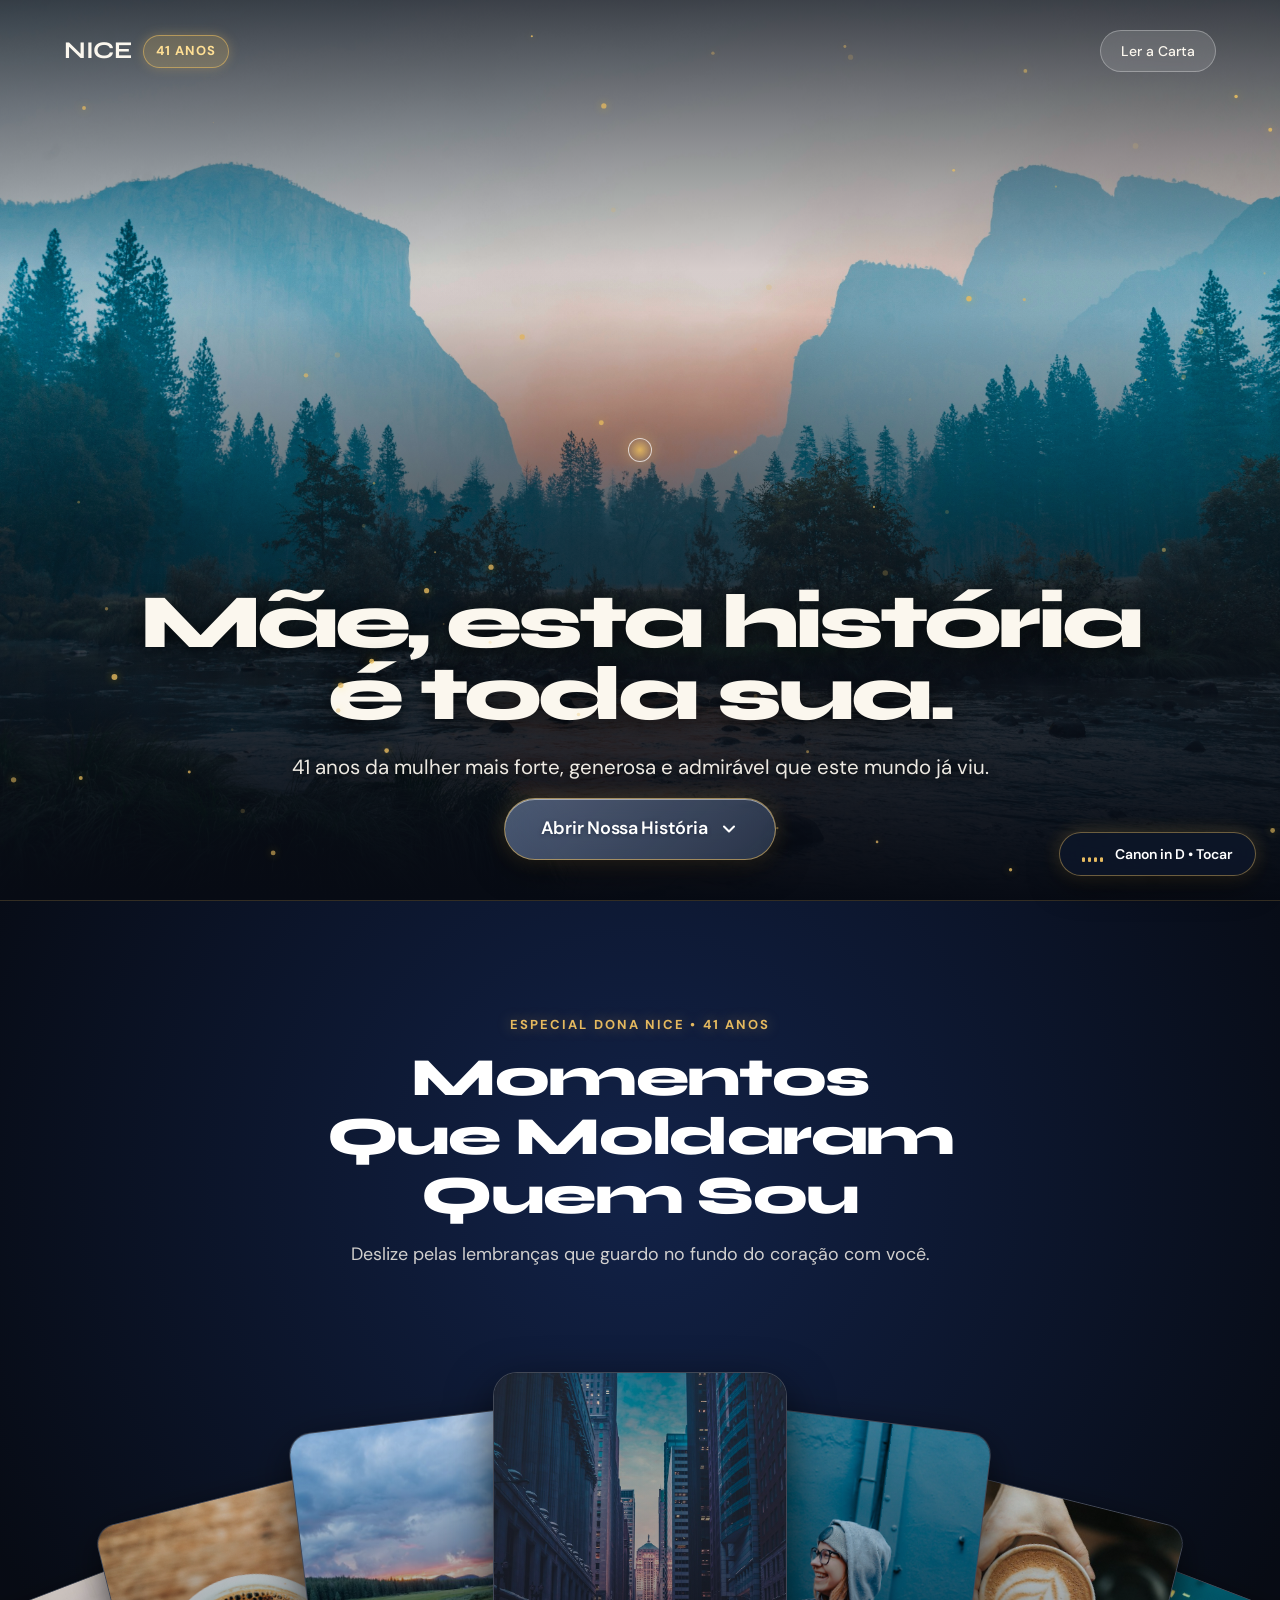
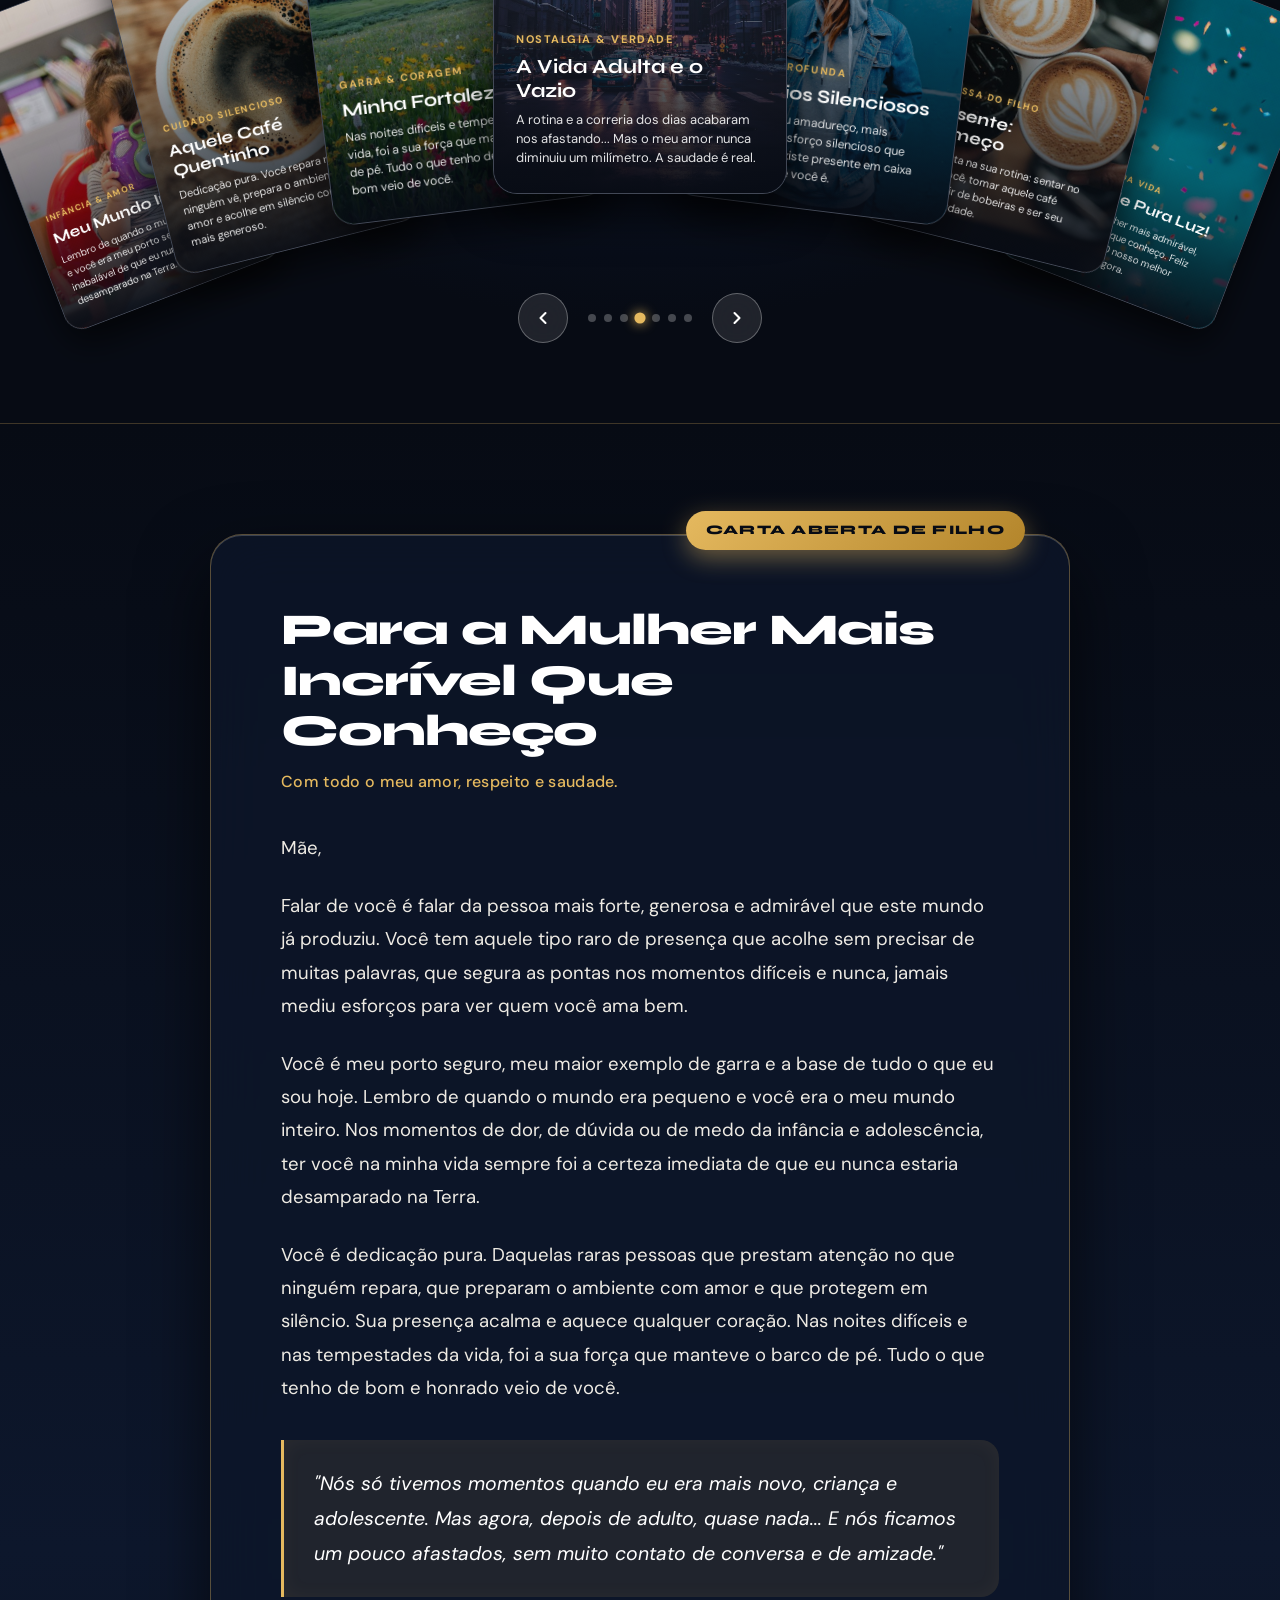
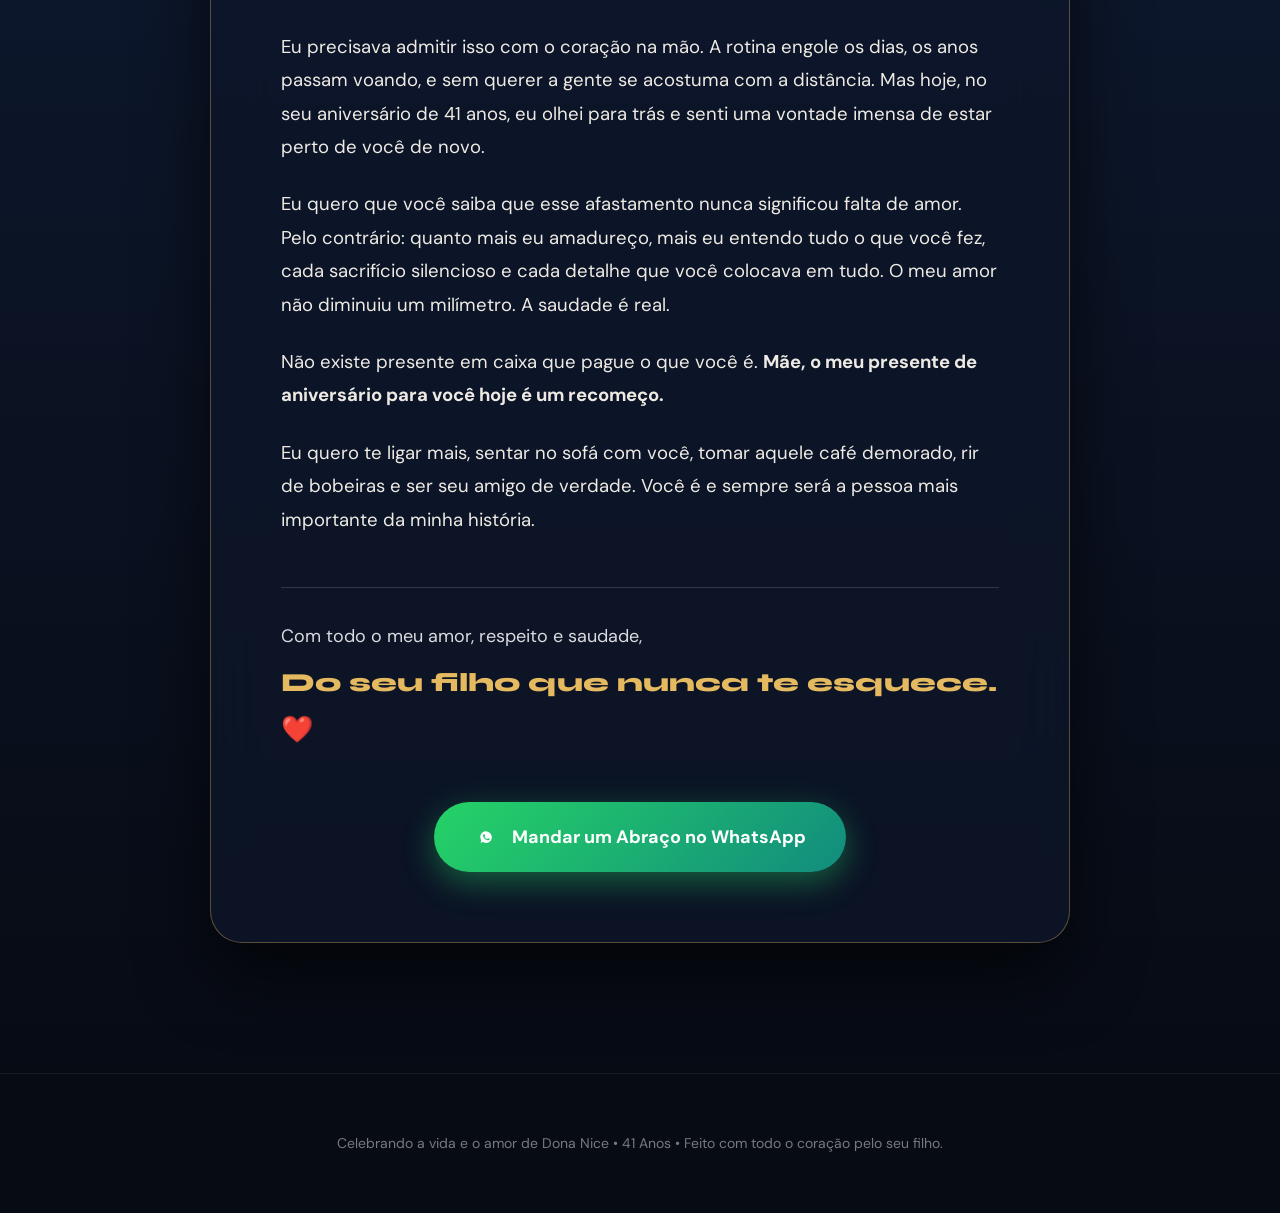
<file: index.html>
<!DOCTYPE html>
<html lang="pt-BR">
<head>
  <meta charset="UTF-8">
  <meta name="viewport" content="width=device-width, initial-scale=1.0">
  <meta name="description" content="Especial 41 Anos de Dona Nice • Uma Homenagem Cinematográfica de Amor, Gratidão e Recomeço.">
  <title>Dona Nice • 41 Anos de Uma História Inesquecível</title>

  <!-- Tipografias: Syne (700, 800) e DM Sans (400, 500, 700) -->
  <link rel="preconnect" href="https://fonts.googleapis.com">
  <link rel="preconnect" href="https://fonts.gstatic.com" crossorigin>
  <link href="https://fonts.googleapis.com/css2?family=DM+Sans:ital,opsz,wght@0,9..40,400;0,9..40,500;0,9..40,700;1,9..40,400&family=Syne:wght@700;800&display=swap" rel="stylesheet">

  <!-- Estilos da Homenagem -->
  <link rel="stylesheet" href="portal.css">
</head>
<body>
  <!-- Cursor Mágico Dourado (Desktop) -->
  <div id="custom-cursor" aria-hidden="true"></div>

  <!-- Canvas de Partículas Douradas Flutuantes (Efeito Mágico) -->
  <canvas id="magic-particles" aria-hidden="true"></canvas>

  <!-- Trilha Sonora Internacional Clássica: Canon in D (Pachelbel) -->
  <audio id="bg-music" src="musica.mp3" loop preload="auto"></audio>

  <!-- Botão Flutuante de Controle da Música -->
  <button class="music-toggle" id="music-btn" type="button" aria-label="Tocar música da homenagem">
    <span class="music-bars" aria-hidden="true">
      <span></span><span></span><span></span><span></span>
    </span>
    <span class="music-label" id="music-text">Canon in D • Tocar</span>
  </button>

  <main>
    <!-- ====================================================================
         ATO 1: A HERO MONUMENTAL (8K CINEMATOGRÁFICA)
         ==================================================================== -->
    <section class="center-track" id="portal">
      <div class="center-stage">
        <!-- Arte de Fundo 8K com Transição Suave -->
        <div class="center-art">
          <img
            src="assets/curated/hero_8k.jpg"
            alt="Paisagem monumental cinematográfica em 8K sob a luz dourada do amanhecer"
            fetchpriority="high"
          >
          <video
            src="portal.mp4"
            muted
            loop
            playsinline
            preload="auto"
            poster="assets/curated/hero_8k.jpg"
            aria-hidden="true"
          ></video>
        </div>

        <!-- Sombra sutil para contraste límpido -->
        <div class="center-shade"></div>

        <!-- Cabecera -->
        <header class="center-header">
          <a class="center-brand" href="#portal" aria-label="Início da Homenagem">
            NICE <span class="badge-age">41 ANOS</span>
          </a>
          <a class="center-explore" href="#carta">Ler a Carta</a>
        </header>

        <!-- Título H1 Monumental e Afetuoso -->
        <h1 class="center-title">Mãe, esta história<br>é toda sua.</h1>

        <!-- Coluna Centrada Inferior: Subtítulo e Botão de Ação -->
        <div class="center-bottom">
          <p>41 anos da mulher mais forte, generosa e admirável que este mundo já viu.</p>
          <a class="center-cta" href="#memorias">
            <span>Abrir Nossa História</span>
            <svg width="20" height="20" viewBox="0 0 24 24" fill="none" stroke="currentColor" stroke-width="2.5" stroke-linecap="round" stroke-linejoin="round" aria-hidden="true">
              <polyline points="6 9 12 15 18 9"></polyline>
            </svg>
          </a>
        </div>
      </div>
    </section>

    <!-- ====================================================================
         ATO 2: O LEQUE DE MEMÓRIAS (CARD FAN CAROUSEL)
         ==================================================================== -->
    <section class="fan-section" id="memorias">
      <div class="fan-header">
        <span class="fan-tag">Especial Dona Nice • 41 Anos</span>
        <h2 class="fan-title">Momentos Que Moldaram Quem Sou</h2>
        <p class="fan-subtitle">Deslize pelas lembranças que guardo no fundo do coração com você.</p>
      </div>

      <!-- Palco Interativo do Leque 3D -->
      <div class="fan-stage">
        <div class="fan-layout">
          <!-- Os 7 cards curados são posicionados dinamicamente via GSAP pelo portal.js -->
        </div>
      </div>

      <!-- Controles de Navegação do Leque -->
      <div class="fan-controls">
        <button class="fan-arrow fan-prev" type="button" aria-label="Lembrança anterior">
          <svg width="20" height="20" viewBox="0 0 24 24" fill="none" stroke="currentColor" stroke-width="2.5" stroke-linecap="round" stroke-linejoin="round">
            <polyline points="15 18 9 12 15 6"></polyline>
          </svg>
        </button>
        <div class="fan-dots" aria-hidden="true">
          <!-- Dots circulares gerados dinamicamente -->
        </div>
        <button class="fan-arrow fan-next" type="button" aria-label="Próxima lembrança">
          <svg width="20" height="20" viewBox="0 0 24 24" fill="none" stroke="currentColor" stroke-width="2.5" stroke-linecap="round" stroke-linejoin="round">
            <polyline points="9 18 15 12 9 6"></polyline>
          </svg>
        </button>
      </div>
    </section>

    <!-- ====================================================================
         ATO 3: A CARTA ABERTA DO FILHO (O PRESENTE DO RECOMEÇO)
         ==================================================================== -->
    <section class="letter-section" id="carta">
      <div class="letter-wrapper">
        <div class="letter-stamp">Carta Aberta de Filho</div>

        <div class="letter-header">
          <h2 class="letter-title">Para a Mulher Mais Incrível Que Conheço</h2>
          <p class="letter-subtitle">Com todo o meu amor, respeito e saudade.</p>
        </div>

        <div class="letter-body">
          <p>
            Mãe,
          </p>

          <p>
            Falar de você é falar da pessoa mais forte, generosa e admirável que este mundo já produziu. Você tem aquele tipo raro de presença que acolhe sem precisar de muitas palavras, que segura as pontas nos momentos difíceis e nunca, jamais mediu esforços para ver quem você ama bem.
          </p>

          <p>
            Você é meu porto seguro, meu maior exemplo de garra e a base de tudo o que eu sou hoje. Lembro de quando o mundo era pequeno e você era o meu mundo inteiro. Nos momentos de dor, de dúvida ou de medo da infância e adolescência, ter você na minha vida sempre foi a certeza imediata de que eu nunca estaria desamparado na Terra.
          </p>

          <p>
            Você é dedicação pura. Daquelas raras pessoas que prestam atenção no que ninguém repara, que preparam o ambiente com amor e que protegem em silêncio. Sua presença acalma e aquece qualquer coração. Nas noites difíceis e nas tempestades da vida, foi a sua força que manteve o barco de pé. Tudo o que tenho de bom e honrado veio de você.
          </p>

          <div class="letter-highlight">
            "Nós só tivemos momentos quando eu era mais novo, criança e adolescente. Mas agora, depois de adulto, quase nada... E nós ficamos um pouco afastados, sem muito contato de conversa e de amizade."
          </div>

          <p>
            Eu precisava admitir isso com o coração na mão. A rotina engole os dias, os anos passam voando, e sem querer a gente se acostuma com a distância. Mas hoje, no seu aniversário de 41 anos, eu olhei para trás e senti uma vontade imensa de estar perto de você de novo.
          </p>

          <p>
            Eu quero que você saiba que esse afastamento nunca significou falta de amor. Pelo contrário: quanto mais eu amadureço, mais eu entendo tudo o que você fez, cada sacrifício silencioso e cada detalhe que você colocava em tudo. O meu amor não diminuiu um milímetro. A saudade é real.
          </p>

          <p>
            Não existe presente em caixa que pague o que você é. <strong>Mãe, o meu presente de aniversário para você hoje é um recomeço.</strong>
          </p>

          <p>
            Eu quero te ligar mais, sentar no sofá com você, tomar aquele café demorado, rir de bobeiras e ser seu amigo de verdade. Você é e sempre será a pessoa mais importante da minha história.
          </p>

          <div class="letter-signature">
            <span class="letter-signature-text">Com todo o meu amor, respeito e saudade,</span>
            <span class="letter-signature-author">Do seu filho que nunca te esquece. ❤️</span>
          </div>

          <div class="letter-action">
            <a class="btn-whatsapp" href="https://api.whatsapp.com/send?text=Meu%20filho,%20acabei%20de%20ver%20a%20sua%20homenagem...%20Te%20amo%20muito!%20%E2%9D%A4%EF%B8%8F" target="_blank" rel="noopener noreferrer">
              <svg viewBox="0 0 24 24" aria-hidden="true">
                <path d="M12.031 6.172c-3.181 0-5.767 2.586-5.768 5.766-.001 1.298.38 2.27 1.019 3.287l-.711 2.598 2.669-.699c.969.586 1.889.92 2.791.92 3.182 0 5.768-2.587 5.768-5.766.001-3.187-2.575-5.77-5.768-5.771zm3.392 8.244c-.144.405-.837.774-1.17.824-.312.045-.634.075-1.956-.472-1.587-.655-2.612-2.26-2.693-2.368-.08-.109-.646-.859-.646-1.638 0-.779.408-1.163.553-1.32.145-.157.319-.196.427-.196.108 0 .216.001.311.006.1.006.234-.038.366.28.139.336.474 1.157.516 1.242.042.085.07.185.014.296-.056.111-.084.18-.168.278-.084.098-.177.219-.253.294-.085.085-.173.178-.074.348.098.17.439.723.942 1.171.647.576 1.192.754 1.362.839.17.085.27.071.37-.043.101-.114.432-.504.547-.676.115-.172.23-.143.388-.085.158.058 1.004.474 1.177.56.173.086.288.129.331.201.043.072.043.417-.101.822z"/>
              </svg>
              <span>Mandar um Abraço no WhatsApp</span>
            </a>
          </div>
        </div>
      </div>
    </section>

    <!-- Rodapé -->
    <footer class="homenagem-footer">
      <p>Celebrando a vida e o amor de Dona Nice • 41 Anos • Feito com todo o coração pelo seu filho.</p>
    </footer>
  </main>

  <!-- Biblioteca GSAP Local para animações elásticas do Leque -->
  <script src="gsap.min.js"></script>

  <!-- Script da Homenagem -->
  <script src="portal.js"></script>
</body>
</html>
</file>
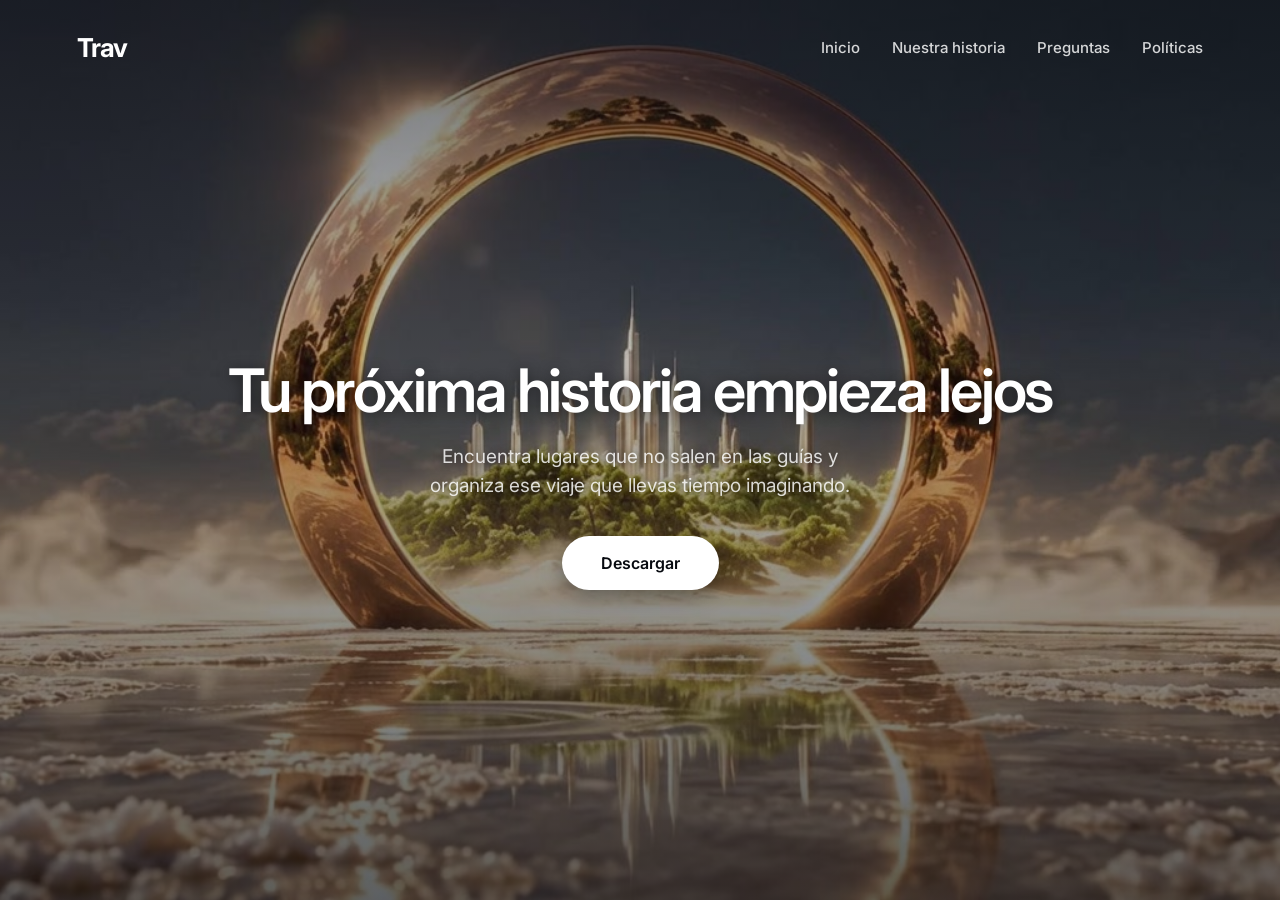
<file: travel.html>
<!DOCTYPE html>
<html lang="es">
<head>
  <meta charset="UTF-8">
  <meta name="viewport" content="width=device-width, initial-scale=1.0">
  <meta name="description" content="Trav — Tu próxima historia empieza lejos. Encuentra lugares que no salen en las guías.">
  <title>Trav — Tu próxima historia empieza lejos</title>

  <!-- Tipografía: Inter -->
  <link rel="preconnect" href="https://fonts.googleapis.com">
  <link rel="preconnect" href="https://fonts.gstatic.com" crossorigin>
  <link rel="stylesheet" href="https://fonts.googleapis.com/css2?family=Inter:wght@300;400;500;600;700;800;900&display=swap">

  <!-- Estilos de la hero de viajes -->
  <link rel="stylesheet" href="travel.css">
</head>
<body>
  <main>
    <!-- Única hero de viajes Trav a pantalla completa -->
    <section class="trav-hero" id="hero-trav">
      <!-- Video de fondo a pantalla completa y fotograma estático -->
      <div class="trav-media">
        <img
          src="trav-poster.jpg"
          alt="Anillo dorado monumental sobre el agua reflejando una ciudad en el horizonte"
          fetchpriority="high"
        >
        <video
          src="travel.mp4"
          poster="trav-poster.jpg"
          autoplay
          muted
          loop
          playsinline
          preload="auto"
          aria-hidden="true"
        ></video>
      </div>

      <!-- Capa oscura suave -->
      <div class="trav-overlay"></div>

      <!-- Cabecera: Marca Trav arriba a la izquierda; enlaces arriba a la derecha -->
      <header class="trav-header">
        <a class="trav-brand" href="#hero-trav" aria-label="Trav Inicio">Trav</a>

        <!-- Botón menú para móvil accesible -->
        <button
          class="trav-menu-toggle"
          type="button"
          aria-expanded="false"
          aria-controls="trav-menu"
          aria-label="Abrir menú de navegación"
        >
          <span class="trav-menu-icon" aria-hidden="true">
            <span></span>
            <span></span>
            <span></span>
          </span>
          <span>Menú</span>
        </button>

        <!-- Navegación -->
        <nav class="trav-nav" id="trav-menu" aria-label="Navegación principal">
          <a class="trav-nav-link" href="index.html" title="Regresar al Portal">Inicio</a>
          <a class="trav-nav-link" href="#historia">Nuestra historia</a>
          <a class="trav-nav-link" href="#preguntas">Preguntas</a>
          <a class="trav-nav-link" href="#politicas">Políticas</a>
        </nav>
      </header>

      <!-- Contenido central: Título, subtítulo y botón Descargar -->
      <div class="trav-content">
        <h1 class="trav-title animate-fade-up delay-1">Tu próxima historia empieza lejos</h1>
        <p class="trav-subtitle animate-fade-up delay-2">
          Encuentra lugares que no salen en las guías y organiza ese viaje que llevas tiempo imaginando.
        </p>
        <div class="animate-fade-up delay-3">
          <button class="trav-btn-download" type="button">Descargar</button>
        </div>
      </div>

      <!-- Espaciador inferior para equilibrio visual -->
      <div class="trav-footer-spacer" aria-hidden="true"></div>
    </section>
  </main>

  <!-- Script interactivo de Trav -->
  <script src="travel.js"></script>
</body>
</html>
</file>
<file: portal.css>
/* ==========================================================================
   HOMENAGEM ESPECIAL • DONA NICE (41 ANOS)
   Estilos Aprimorados: Imagem 8K, Efeitos Mágicos, Cursor Dourado e GSAP Fan
   ========================================================================== */

:root {
  --portal-fg: #fbf7ee;
  --portal-bg: #070b14;
  --gold-accent: #e5b95f;
  --gold-glow: rgba(229, 185, 95, 0.45);
  --font-heading: 'Syne', -apple-system, BlinkMacSystemFont, 'Segoe UI', Roboto, sans-serif;
  --font-text: 'DM Sans', 'Inter', -apple-system, BlinkMacSystemFont, 'Segoe UI', Roboto, sans-serif;
}

*, *::before, *::after {
  box-sizing: border-box;
}

html {
  scroll-behavior: smooth;
}

body {
  margin: 0;
  padding: 0;
  width: 100%;
  background-color: #070b14;
  color: var(--portal-fg);
  font-family: var(--font-text);
  overflow-x: hidden;
  line-height: 1.6;
}

/* ==========================================================================
   CURSOR PERSONALIZADO DOURADO & TOUCH RIPPLE
   ========================================================================== */

#custom-cursor {
  position: fixed;
  top: -12px;
  left: -12px;
  width: 24px;
  height: 24px;
  border-radius: 50%;
  background: radial-gradient(circle, rgba(229, 185, 95, 0.9) 0%, rgba(229, 185, 95, 0.15) 70%, transparent 100%);
  border: 1.5px solid rgba(255, 255, 255, 0.7);
  box-shadow: 0 0 16px var(--gold-glow);
  pointer-events: none;
  z-index: 99999;
  transition: transform 0.2s cubic-bezier(0.16, 1, 0.3, 1), background 0.2s ease, width 0.2s ease, height 0.2s ease;
  display: none;
}

#custom-cursor.is-hovering {
  transform: scale(2.2);
  background: radial-gradient(circle, rgba(229, 185, 95, 0.5) 0%, rgba(229, 185, 95, 0.1) 80%, transparent 100%);
  border-color: #ffffff;
  box-shadow: 0 0 24px var(--gold-glow);
}

.touch-ripple {
  position: fixed;
  width: 20px;
  height: 20px;
  border-radius: 50%;
  background: radial-gradient(circle, rgba(229, 185, 95, 0.7) 0%, transparent 70%);
  transform: translate(-50%, -50%) scale(1);
  pointer-events: none;
  z-index: 9999;
  animation: rippleAnim 0.65s cubic-bezier(0.16, 1, 0.3, 1) forwards;
}

@keyframes rippleAnim {
  to {
    transform: translate(-50%, -50%) scale(4.5);
    opacity: 0;
  }
}

/* ==========================================================================
   ATO 1: A HERO MONUMENTAL (8K CINEMATOGRÁFICA)
   ========================================================================== */

.center-track {
  position: relative;
  width: 100%;
  min-height: 100svh;
  color: var(--portal-fg);
}

.center-stage {
  position: relative;
  width: 100%;
  height: 100svh;
  min-height: 600px;
  overflow: hidden;
  isolation: isolate;
  background: #091a42;
  display: flex;
  flex-direction: column;
}

.center-art {
  position: absolute;
  inset: 0;
  z-index: 1;
}

.center-art img,
.center-art video {
  position: absolute;
  inset: 0;
  width: 100%;
  height: 100%;
  object-fit: cover;
  object-position: center 40%;
}

.center-art img {
  opacity: 1;
  transition: opacity 0.8s ease;
}

.center-art video {
  opacity: 0;
  transition: opacity 0.8s ease;
}

.has-film .center-art video {
  opacity: 1;
}

.has-film .center-art img {
  opacity: 0;
}

.center-shade {
  position: absolute;
  inset: 0;
  z-index: 2;
  background: linear-gradient(0deg, #070b14 0%, rgba(7, 11, 20, 0.65) 40%, transparent 70%),
              linear-gradient(180deg, rgba(7, 11, 20, 0.75) 0%, transparent 35%);
  pointer-events: none;
}

/* Cabecera */
.center-header {
  position: absolute;
  top: 0;
  left: 0;
  right: 0;
  padding: 30px 5%;
  display: flex;
  justify-content: space-between;
  align-items: center;
  z-index: 10;
}

.center-brand {
  font-family: var(--font-heading);
  font-weight: 700;
  font-size: 24px;
  letter-spacing: -0.02em;
  color: var(--portal-fg);
  text-decoration: none;
  display: flex;
  align-items: center;
  gap: 12px;
}

.center-brand span.badge-age {
  font-family: var(--font-text);
  font-size: 13px;
  font-weight: 700;
  letter-spacing: 0.08em;
  padding: 5px 12px;
  border-radius: 999px;
  background: rgba(229, 185, 95, 0.22);
  border: 1px solid rgba(229, 185, 95, 0.6);
  color: #ffdf94;
  box-shadow: 0 0 12px rgba(229, 185, 95, 0.3);
}

.center-explore {
  border: 1px solid rgba(255, 255, 255, 0.3);
  background: rgba(255, 255, 255, 0.12);
  backdrop-filter: blur(14px);
  -webkit-backdrop-filter: blur(14px);
  color: var(--portal-fg);
  font-family: var(--font-text);
  font-weight: 500;
  font-size: 14px;
  padding: 9px 20px;
  border-radius: 999px;
  cursor: pointer;
  text-decoration: none;
  transition: all 0.25s ease;
}

.center-explore:hover {
  background: rgba(255, 255, 255, 0.25);
  border-color: rgba(255, 255, 255, 0.7);
  transform: translateY(-1px);
}

/* Título H1 */
.center-title {
  position: absolute;
  left: 4%;
  right: 4%;
  bottom: 170px;
  text-align: center;
  font-family: var(--font-heading);
  font-weight: 800;
  font-size: clamp(48px, 6vw, 102px);
  line-height: 0.94;
  letter-spacing: -0.05em;
  margin: 0;
  color: var(--portal-fg);
  z-index: 5;
  text-wrap: balance;
  text-shadow: 0 4px 24px rgba(0, 0, 0, 0.7);
  pointer-events: none;
}

/* Coluna Inferior */
.center-bottom {
  position: absolute;
  bottom: 40px;
  left: 24px;
  right: 24px;
  display: flex;
  flex-direction: column;
  align-items: center;
  gap: 16px;
  z-index: 6;
}

.center-bottom p {
  font-family: var(--font-text);
  font-weight: 400;
  font-size: clamp(18px, 1.6vw, 23px);
  line-height: 1.35;
  text-align: center;
  margin: 0;
  color: rgba(251, 247, 238, 0.94);
  text-wrap: balance;
  text-shadow: 0 2px 12px rgba(0, 0, 0, 0.8);
}

/* Botão de Cristal com Brilho Dourado */
.center-cta {
  min-width: 240px;
  height: 62px;
  padding: 0 36px;
  display: inline-flex;
  justify-content: center;
  align-items: center;
  gap: 12px;
  text-align: center;
  border-radius: 999px;
  border: 1px solid rgba(229, 185, 95, 0.6);
  background: linear-gradient(135deg, rgba(255, 255, 255, 0.25), rgba(229, 185, 95, 0.12)), rgba(18, 48, 105, 0.55);
  color: #ffffff;
  font-family: var(--font-text);
  font-weight: 600;
  font-size: 18px;
  line-height: 1.2;
  letter-spacing: -0.015em;
  backdrop-filter: blur(18px) saturate(145%);
  -webkit-backdrop-filter: blur(18px) saturate(145%);
  box-shadow: inset 0 1px 0 rgba(255, 255, 255, 0.5),
              0 10px 32px rgba(0, 0, 0, 0.5),
              0 0 20px rgba(229, 185, 95, 0.25);
  text-shadow: 0 1px 4px rgba(4, 14, 34, 0.4);
  cursor: pointer;
  text-decoration: none;
  transition: all 0.25s ease;
}

.center-cta:hover {
  background: linear-gradient(135deg, rgba(255, 255, 255, 0.35), rgba(229, 185, 95, 0.22)), rgba(18, 48, 105, 0.7);
  box-shadow: inset 0 1px 0 rgba(255, 255, 255, 0.7),
              0 14px 42px rgba(0, 0, 0, 0.6),
              0 0 30px rgba(229, 185, 95, 0.45);
  transform: translateY(-2px);
}

/* ==========================================================================
   ATO 2: O LEQUE DE MEMÓRIAS (CARD FAN CAROUSEL APRIMORADO)
   ========================================================================== */

.fan-section {
  position: relative;
  width: 100%;
  min-height: 100svh;
  padding: 110px 24px 80px 24px;
  display: flex;
  flex-direction: column;
  align-items: center;
  justify-content: center;
  background: radial-gradient(circle at 50% 25%, #122248 0%, #070b14 70%);
  overflow: hidden;
  border-top: 1px solid rgba(229, 185, 95, 0.2);
}

.fan-header {
  text-align: center;
  max-width: 800px;
  margin-bottom: 30px;
  z-index: 5;
}

.fan-tag {
  display: inline-block;
  font-size: 13px;
  font-weight: 700;
  text-transform: uppercase;
  letter-spacing: 0.16em;
  color: var(--gold-accent);
  margin-bottom: 12px;
  text-shadow: 0 0 14px var(--gold-glow);
}

.fan-title {
  font-family: var(--font-heading);
  font-size: clamp(34px, 4.2vw, 56px);
  font-weight: 800;
  line-height: 1.1;
  letter-spacing: -0.03em;
  margin: 0 0 16px 0;
  color: #ffffff;
  text-wrap: balance;
}

.fan-subtitle {
  font-size: clamp(16px, 1.4vw, 19px);
  color: rgba(251, 247, 238, 0.82);
  margin: 0;
  line-height: 1.5;
}

.fan-stage {
  position: relative;
  width: 100%;
  max-width: 1200px;
  height: 530px;
  display: flex;
  align-items: center;
  justify-content: center;
  margin: 20px 0;
  perspective: 1200px;
}

.fan-layout {
  position: relative;
  width: 100%;
  height: 100%;
  display: flex;
  align-items: center;
  justify-content: center;
}

/* Cada Carta do Leque */
.fan-card {
  position: absolute;
  width: clamp(240px, 23vw, 310px);
  height: clamp(350px, 33vw, 440px);
  border-radius: 24px;
  overflow: hidden;
  box-shadow: 0 18px 46px rgba(0, 0, 0, 0.7);
  border: 1px solid rgba(255, 255, 255, 0.22);
  background: #0d1526;
  cursor: pointer;
  will-change: transform, opacity;
  transform-origin: center 85%;
  transition: box-shadow 0.3s ease, border-color 0.3s ease;
  user-select: none;
}

.fan-card:hover {
  box-shadow: 0 26px 54px rgba(229, 185, 95, 0.3), 0 0 24px rgba(255, 255, 255, 0.2);
  border-color: rgba(229, 185, 95, 0.6);
}

.fan-card img {
  position: absolute;
  inset: 0;
  width: 100%;
  height: 100%;
  object-fit: cover;
  pointer-events: none;
}

.fan-card-shade {
  position: absolute;
  inset: 0;
  background: linear-gradient(180deg, rgba(7, 11, 20, 0.05) 0%, rgba(7, 11, 20, 0.35) 45%, rgba(7, 11, 20, 0.96) 100%);
  display: flex;
  flex-direction: column;
  justify-content: flex-end;
  padding: 26px 22px;
  box-sizing: border-box;
}

.fan-card-tag {
  display: inline-block;
  font-size: 11px;
  font-weight: 700;
  letter-spacing: 0.14em;
  text-transform: uppercase;
  color: var(--gold-accent);
  margin-bottom: 6px;
  text-shadow: 0 0 8px rgba(229, 185, 95, 0.4);
}

.fan-card-title {
  font-family: var(--font-heading);
  font-size: 20px;
  font-weight: 700;
  line-height: 1.2;
  margin: 0 0 8px 0;
  color: #ffffff;
}

.fan-card-desc {
  font-size: 13px;
  line-height: 1.45;
  color: rgba(255, 255, 255, 0.88);
  margin: 0;
}

/* Controles */
.fan-controls {
  display: flex;
  align-items: center;
  justify-content: center;
  gap: 20px;
  margin-top: 25px;
  z-index: 10;
}

.fan-arrow {
  width: 50px;
  height: 50px;
  border-radius: 50%;
  border: 1px solid rgba(255, 255, 255, 0.3);
  background: rgba(255, 255, 255, 0.1);
  backdrop-filter: blur(14px);
  -webkit-backdrop-filter: blur(14px);
  color: #ffffff;
  display: flex;
  align-items: center;
  justify-content: center;
  cursor: pointer;
  transition: all 0.25s ease;
  outline: none;
}

.fan-arrow:hover {
  background: rgba(229, 185, 95, 0.25);
  border-color: rgba(229, 185, 95, 0.8);
  transform: scale(1.1);
}

.fan-dots {
  display: flex;
  align-items: center;
  gap: 8px;
}

.fan-dot {
  width: 8px;
  height: 8px;
  border-radius: 50%;
  background: rgba(255, 255, 255, 0.25);
  cursor: pointer;
  transition: all 0.3s ease;
}

.fan-dot.active {
  background: var(--gold-accent);
  transform: scale(1.4);
  box-shadow: 0 0 8px var(--gold-accent);
}

/* ==========================================================================
   ATO 3: A CARTA ABERTA DO FILHO (DESIGN EDITORIAL REFINADO)
   ========================================================================== */

.letter-section {
  position: relative;
  width: 100%;
  padding: 110px 24px 130px 24px;
  display: flex;
  flex-direction: column;
  align-items: center;
  background: linear-gradient(180deg, #070b14 0%, #0d172c 50%, #070b14 100%);
  border-top: 1px solid rgba(229, 185, 95, 0.25);
}

.letter-wrapper {
  width: 100%;
  max-width: 860px;
  background: rgba(13, 22, 42, 0.78);
  backdrop-filter: blur(28px);
  -webkit-backdrop-filter: blur(28px);
  border: 1px solid rgba(229, 185, 95, 0.35);
  border-radius: 32px;
  padding: clamp(34px, 6vw, 70px);
  box-shadow: 0 30px 70px rgba(0, 0, 0, 0.65), inset 0 1px 0 rgba(255, 255, 255, 0.2);
  position: relative;
}

.letter-stamp {
  position: absolute;
  top: -24px;
  right: 44px;
  background: linear-gradient(135deg, #e5b95f, #b3852b);
  color: #070b14;
  font-family: var(--font-heading);
  font-size: 13px;
  font-weight: 800;
  letter-spacing: 0.1em;
  text-transform: uppercase;
  padding: 9px 20px;
  border-radius: 999px;
  box-shadow: 0 8px 24px rgba(229, 185, 95, 0.45);
}

.letter-header {
  margin-bottom: 38px;
}

.letter-title {
  font-family: var(--font-heading);
  font-size: clamp(28px, 3.8vw, 44px);
  font-weight: 800;
  line-height: 1.15;
  letter-spacing: -0.025em;
  color: #ffffff;
  margin: 0 0 12px 0;
}

.letter-subtitle {
  font-size: 16px;
  color: var(--gold-accent);
  margin: 0;
  font-weight: 500;
  letter-spacing: 0.02em;
}

.letter-body {
  font-size: clamp(17px, 1.45vw, 20px);
  line-height: 1.8;
  color: rgba(251, 247, 238, 0.95);
  font-weight: 400;
}

.letter-body p {
  margin: 0 0 24px 0;
}

.letter-highlight {
  position: relative;
  padding: 26px 30px;
  margin: 34px 0;
  border-left: 3px solid var(--gold-accent);
  background: rgba(229, 185, 95, 0.09);
  border-radius: 0 18px 18px 0;
  font-style: italic;
  font-size: 1.05em;
  color: #ffffff;
  box-shadow: inset 0 0 20px rgba(229, 185, 95, 0.05);
}

.letter-signature {
  margin-top: 50px;
  padding-top: 32px;
  border-top: 1px solid rgba(255, 255, 255, 0.15);
  display: flex;
  flex-direction: column;
  gap: 8px;
}

.letter-signature-text {
  font-size: 18px;
  color: rgba(255, 255, 255, 0.85);
}

.letter-signature-author {
  font-family: var(--font-heading);
  font-size: 26px;
  font-weight: 800;
  color: var(--gold-accent);
  display: flex;
  align-items: center;
  gap: 12px;
}

/* Botão de WhatsApp */
.letter-action {
  margin-top: 48px;
  display: flex;
  flex-direction: column;
  align-items: center;
  gap: 16px;
}

.btn-whatsapp {
  display: inline-flex;
  align-items: center;
  justify-content: center;
  gap: 14px;
  background: linear-gradient(135deg, #25d366, #128c7e);
  color: #ffffff;
  font-size: 18px;
  font-weight: 700;
  padding: 19px 40px;
  border-radius: 999px;
  text-decoration: none;
  box-shadow: 0 10px 32px rgba(37, 211, 102, 0.4);
  transition: all 0.25s ease;
}

.btn-whatsapp:hover {
  transform: translateY(-2px);
  box-shadow: 0 16px 44px rgba(37, 211, 102, 0.55);
  filter: brightness(1.08);
}

.btn-whatsapp svg {
  width: 24px;
  height: 24px;
  fill: currentColor;
}

/* ==========================================================================
   PARTÍCULAS & MÚSICA
   ========================================================================== */

#magic-particles {
  position: fixed;
  inset: 0;
  width: 100vw;
  height: 100vh;
  pointer-events: none;
  z-index: 3;
}

.music-toggle {
  position: fixed;
  bottom: 24px;
  right: 24px;
  z-index: 999;
  display: inline-flex;
  align-items: center;
  gap: 12px;
  background: rgba(13, 22, 40, 0.88);
  backdrop-filter: blur(20px);
  -webkit-backdrop-filter: blur(20px);
  border: 1px solid rgba(229, 185, 95, 0.45);
  color: #ffffff;
  padding: 12px 22px;
  border-radius: 999px;
  font-family: var(--font-text);
  font-size: 14px;
  font-weight: 600;
  cursor: pointer;
  box-shadow: 0 10px 30px rgba(0, 0, 0, 0.5), 0 0 18px rgba(229, 185, 95, 0.25);
  transition: all 0.25s ease;
  outline: none;
}

.music-toggle:hover {
  background: rgba(22, 38, 70, 0.98);
  border-color: rgba(229, 185, 95, 0.9);
  transform: translateY(-2px);
  box-shadow: 0 14px 40px rgba(0, 0, 0, 0.6), 0 0 26px rgba(229, 185, 95, 0.45);
}

.music-bars {
  display: inline-flex;
  align-items: flex-end;
  gap: 3px;
  height: 16px;
}

.music-bars span {
  width: 3px;
  height: 100%;
  background: var(--gold-accent);
  border-radius: 2px;
  transform-origin: bottom;
  transform: scaleY(0.3);
  transition: transform 0.2s ease;
}

.music-toggle.is-playing .music-bars span:nth-child(1) {
  animation: musicBar 0.8s ease-in-out infinite alternate;
}
.music-toggle.is-playing .music-bars span:nth-child(2) {
  animation: musicBar 1.1s ease-in-out infinite alternate 0.2s;
}
.music-toggle.is-playing .music-bars span:nth-child(3) {
  animation: musicBar 0.7s ease-in-out infinite alternate 0.4s;
}
.music-toggle.is-playing .music-bars span:nth-child(4) {
  animation: musicBar 0.9s ease-in-out infinite alternate 0.1s;
}

@keyframes musicBar {
  0% { transform: scaleY(0.25); }
  100% { transform: scaleY(1); }
}

.homenagem-footer {
  text-align: center;
  padding: 44px 24px;
  color: rgba(255, 255, 255, 0.45);
  font-size: 14px;
  border-top: 1px solid rgba(255, 255, 255, 0.06);
}

/* ==========================================================================
   RESPONSIVO MÓVEL
   ========================================================================== */

@media (max-width: 768px) {
  .center-title {
    font-size: clamp(38px, 10vw, 64px);
    bottom: 180px;
  }

  .center-bottom p {
    font-size: 17px;
    max-width: 330px;
  }

  .center-cta {
    min-height: 58px;
    font-size: 17px;
    padding: 0 28px;
    width: 100%;
    max-width: 290px;
  }

  .fan-stage {
    height: 450px;
  }

  .fan-card {
    width: 225px;
    height: 330px;
  }

  .letter-wrapper {
    padding: 30px 22px;
    border-radius: 24px;
  }

  .letter-stamp {
    position: static;
    display: inline-block;
    margin-bottom: 20px;
  }

  .music-toggle {
    bottom: 18px;
    right: 18px;
    padding: 10px 18px;
    font-size: 13px;
  }
}
</file>
<file: travel.css>
/* ==========================================================================
   TRAV — Hero de Viajes Cinematográfica
   Tipografía: Inter, sans-serif
   ========================================================================== */

:root {
  --trav-white: #ffffff;
  --trav-text-muted: rgba(255, 255, 255, 0.82);
  --trav-overlay: rgba(10, 14, 22, 0.42);
  --trav-overlay-gradient: linear-gradient(
    180deg,
    rgba(7, 10, 16, 0.6) 0%,
    rgba(7, 10, 16, 0.25) 40%,
    rgba(7, 10, 16, 0.65) 100%
  );
  --trav-font: 'Inter', -apple-system, BlinkMacSystemFont, 'Segoe UI', Roboto, sans-serif;
  --trav-focus: #ffffff;
}

*, *::before, *::after {
  box-sizing: border-box;
}

html, body {
  margin: 0;
  padding: 0;
  width: 100%;
  min-height: 100%;
  background-color: #070a10;
  color: var(--trav-white);
  font-family: var(--trav-font);
  overflow-x: hidden;
}

/* ==========================================================================
   Contenedor Principal de la Hero de Viajes
   ========================================================================== */

.trav-hero {
  position: relative;
  width: 100%;
  min-height: 100svh;
  display: flex;
  flex-direction: column;
  justify-content: space-between;
  overflow: hidden;
  isolation: isolate;
  background-color: #070a10;
}

/* Video de Fondo a Pantalla Completa */
.trav-media {
  position: absolute;
  inset: 0;
  width: 100%;
  height: 100%;
  z-index: 1;
  overflow: hidden;
}

.trav-media img,
.trav-media video {
  position: absolute;
  inset: 0;
  width: 100%;
  height: 100%;
  object-fit: cover;
  object-position: center center;
}

.trav-media video {
  opacity: 0;
  transition: opacity 0.7s ease;
}

.trav-hero.has-video .trav-media video {
  opacity: 1;
}

.trav-hero.has-video .trav-media img {
  opacity: 0;
}

/* Capa oscura suave */
.trav-overlay {
  position: absolute;
  inset: 0;
  z-index: 2;
  background: var(--trav-overlay-gradient);
  pointer-events: none;
}

/* ==========================================================================
   Cabecera: Marca Trav y Enlaces
   ========================================================================== */

.trav-header {
  position: relative;
  z-index: 10;
  width: 100%;
  padding: 32px 6%;
  display: flex;
  justify-content: space-between;
  align-items: center;
}

.trav-brand {
  font-family: var(--trav-font);
  font-size: 26px;
  font-weight: 700;
  letter-spacing: -0.03em;
  color: var(--trav-white);
  text-decoration: none;
  line-height: 1;
  transition: opacity 0.2s ease;
}

.trav-brand:hover {
  opacity: 0.85;
}

/* Navegación Desktop */
.trav-nav {
  display: flex;
  align-items: center;
  gap: 32px;
}

.trav-nav-link {
  font-family: var(--trav-font);
  font-size: 15px;
  font-weight: 500;
  color: var(--trav-text-muted);
  text-decoration: none;
  transition: color 0.2s ease;
  position: relative;
  padding: 6px 0;
}

.trav-nav-link:hover {
  color: var(--trav-white);
}

/* Botón Hamburguesa Móvil (oculto en desktop) */
.trav-menu-toggle {
  display: none;
  background: transparent;
  border: 1px solid rgba(255, 255, 255, 0.25);
  border-radius: 8px;
  padding: 8px 12px;
  color: var(--trav-white);
  font-family: var(--trav-font);
  font-size: 14px;
  font-weight: 500;
  cursor: pointer;
  align-items: center;
  gap: 8px;
  transition: background 0.2s ease, border-color 0.2s ease;
}

.trav-menu-toggle:hover {
  background: rgba(255, 255, 255, 0.1);
  border-color: rgba(255, 255, 255, 0.5);
}

.trav-menu-icon {
  display: inline-flex;
  flex-direction: column;
  justify-content: space-between;
  width: 18px;
  height: 12px;
}

.trav-menu-icon span {
  display: block;
  height: 2px;
  width: 100%;
  background: currentColor;
  border-radius: 2px;
  transition: transform 0.2s ease, opacity 0.2s ease;
}

/* ==========================================================================
   Contenido Central: Título, Subtítulo y Botón Descargar
   ========================================================================== */

.trav-content {
  position: relative;
  z-index: 5;
  width: 100%;
  max-width: 900px;
  margin: 0 auto;
  padding: 60px 24px;
  text-align: center;
  display: flex;
  flex-direction: column;
  align-items: center;
}

/* Entradas suaves del texto */
.animate-fade-up {
  opacity: 0;
  transform: translateY(22px);
  animation: travFadeUp 0.9s cubic-bezier(0.16, 1, 0.3, 1) forwards;
}

.delay-1 {
  animation-delay: 0.15s;
}

.delay-2 {
  animation-delay: 0.32s;
}

.delay-3 {
  animation-delay: 0.48s;
}

@keyframes travFadeUp {
  to {
    opacity: 1;
    transform: translateY(0);
  }
}

/* Título: 60px desktop, 40px móvil, peso 600, interlineado 1.1 */
.trav-title {
  font-family: var(--trav-font);
  font-size: 60px;
  font-weight: 600;
  line-height: 1.1;
  letter-spacing: -0.035em;
  color: var(--trav-white);
  margin: 0 0 20px 0;
  text-wrap: balance;
  text-shadow: 0 2px 14px rgba(0, 0, 0, 0.45);
}

.trav-subtitle {
  font-family: var(--trav-font);
  font-size: 19px;
  font-weight: 400;
  line-height: 1.5;
  color: var(--trav-text-muted);
  max-width: 660px;
  margin: 0 0 36px 0;
  text-wrap: balance;
  text-shadow: 0 1px 8px rgba(0, 0, 0, 0.5);
}

/* Botón Descargar */
.trav-btn-download {
  display: inline-flex;
  align-items: center;
  justify-content: center;
  background-color: var(--trav-white);
  color: #070a10;
  font-family: var(--trav-font);
  font-size: 16px;
  font-weight: 600;
  line-height: 1;
  padding: 18px 38px;
  border-radius: 999px;
  border: 1px solid rgba(255, 255, 255, 0.9);
  cursor: pointer;
  text-decoration: none;
  transition: transform 0.2s ease, background-color 0.2s ease, box-shadow 0.2s ease;
  box-shadow: 0 6px 20px rgba(0, 0, 0, 0.35);
}

@media (hover: hover) {
  .trav-btn-download:hover {
    background-color: #f0f0f0;
    transform: translateY(-2px);
    box-shadow: 0 10px 28px rgba(0, 0, 0, 0.45);
  }
}

.trav-btn-download:active {
  transform: translateY(0);
  box-shadow: 0 4px 12px rgba(0, 0, 0, 0.35);
}

/* Espaciador inferior para equilibrar la composición vertical */
.trav-footer-spacer {
  position: relative;
  z-index: 5;
  padding: 24px;
}

/* Foco visible y accesible */
.trav-brand:focus-visible,
.trav-nav-link:focus-visible,
.trav-menu-toggle:focus-visible,
.trav-btn-download:focus-visible {
  outline: 3px solid var(--trav-focus);
  outline-offset: 4px;
}

/* ==========================================================================
   Responsive: Móvil y Pantallas Pequeñas
   ========================================================================== */

@media (max-width: 768px) {
  .trav-header {
    padding: 24px 20px;
  }

  .trav-menu-toggle {
    display: inline-flex;
  }

  /* Menú Accesible Móvil */
  .trav-nav {
    display: none;
    position: absolute;
    top: 100%;
    left: 20px;
    right: 20px;
    background: rgba(10, 14, 22, 0.96);
    backdrop-filter: blur(20px);
    -webkit-backdrop-filter: blur(20px);
    border: 1px solid rgba(255, 255, 255, 0.15);
    border-radius: 16px;
    padding: 20px;
    flex-direction: column;
    align-items: stretch;
    gap: 16px;
    box-shadow: 0 16px 36px rgba(0, 0, 0, 0.5);
    z-index: 20;
  }

  .trav-nav.is-open {
    display: flex;
    animation: travMenuOpen 0.25s ease forwards;
  }

  @keyframes travMenuOpen {
    from {
      opacity: 0;
      transform: translateY(-8px);
    }
    to {
      opacity: 1;
      transform: translateY(0);
    }
  }

  .trav-nav-link {
    font-size: 16px;
    padding: 10px 14px;
    border-radius: 8px;
    display: block;
  }

  .trav-nav-link:hover,
  .trav-nav-link:focus-visible {
    background: rgba(255, 255, 255, 0.08);
  }

  /* Título 40px en móvil */
  .trav-title {
    font-size: 40px;
    line-height: 1.1;
    margin-bottom: 16px;
  }

  .trav-subtitle {
    font-size: 17px;
    line-height: 1.45;
    margin-bottom: 30px;
    padding: 0 8px;
  }

  .trav-content {
    padding: 40px 16px;
    margin: auto 0;
  }

  .trav-btn-download {
    width: 100%;
    max-width: 260px;
    padding: 17px 28px;
  }
}

/* ==========================================================================
   Accesibilidad: Prefers Reduced Motion
   ========================================================================== */

@media (prefers-reduced-motion: reduce) {
  .trav-media video {
    display: none !important;
  }

  .trav-media img {
    opacity: 1 !important;
  }

  .animate-fade-up {
    opacity: 1 !important;
    transform: none !important;
    animation: none !important;
  }

  .trav-btn-download {
    transition: none !important;
  }

  .trav-btn-download:hover {
    transform: none !important;
  }

  .trav-nav.is-open {
    animation: none !important;
  }
}
</file>
